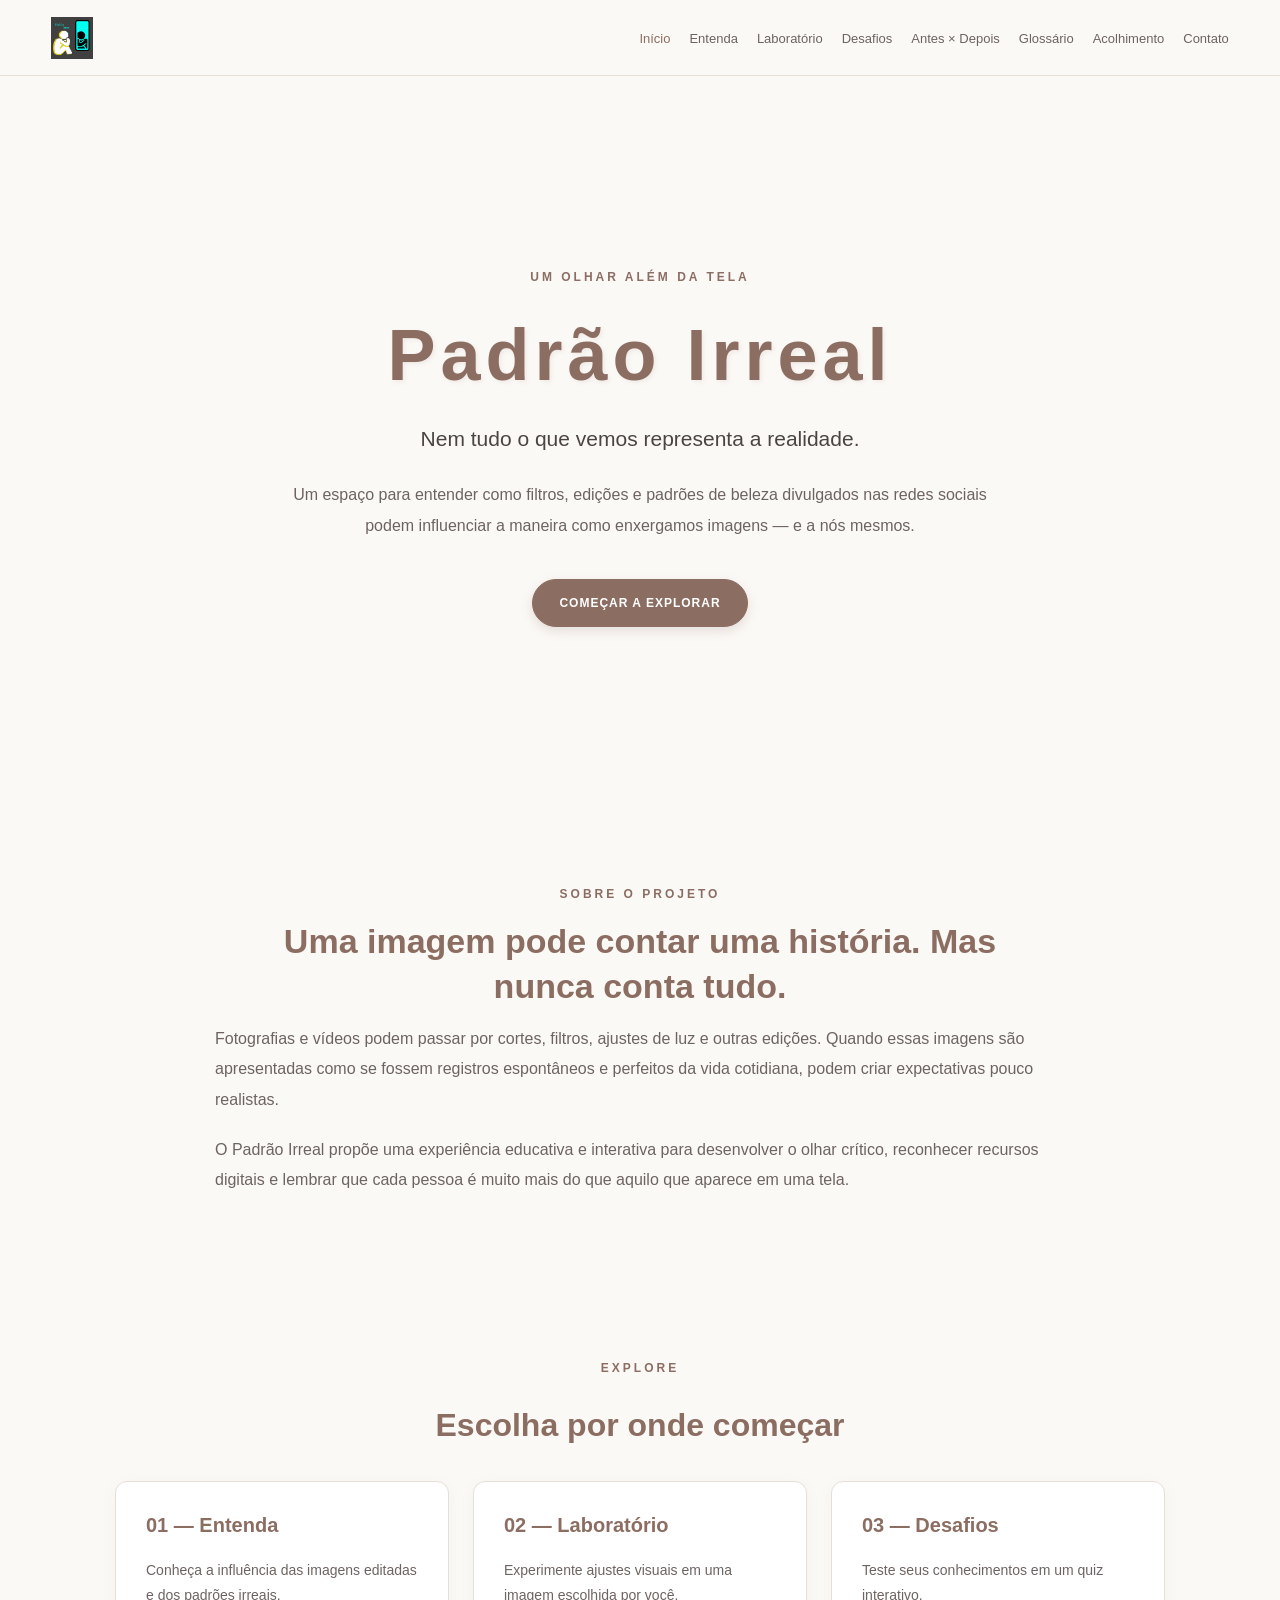
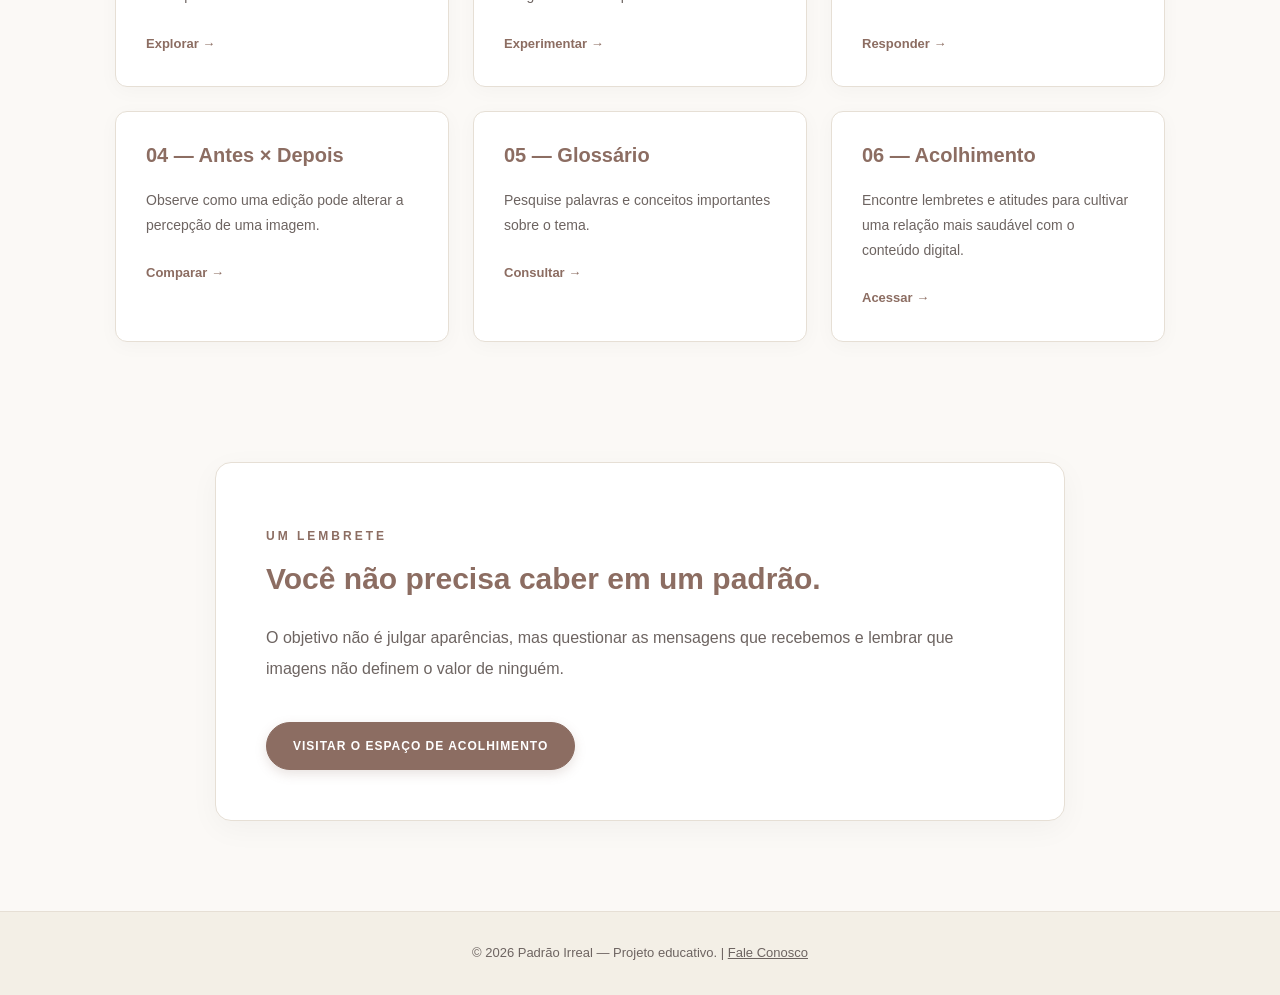
<file: index.html>
<!DOCTYPE html>
<html lang="pt-BR">
<head>
    <meta charset="UTF-8">
    <meta name="viewport" content="width=device-width, initial-scale=1.0">
    <meta name="description" content="Um espaço educativo sobre percepção visual, filtros digitais e padrões irreais nas redes sociais.">
    <title>Padrão Irreal | Início</title>
    <link rel="stylesheet" href="style.css">
</head>
<body>
    <a href="#conteudo-principal" class="skip-link">Pular para o conteúdo</a>
    
    <header class="fade-in">
        <nav aria-label="Navegação principal">
           <a class="logo" href="index.html">
    <img src="imagens/logo-padrão-irreal.jpg" alt="Padrão Irreal">
</a>
            <ul>
                <li><a href="index.html" class="active">Início</a></li>
                <li><a href="pages/distorcao.html">Entenda</a></li>
                <li><a href="pages/laboratorio.html">Laboratório</a></li>
                <li><a href="pages/desafios.html">Desafios</a></li>
                <li><a href="pages/comparacao.html">Antes × Depois</a></li>
                <li><a href="pages/glossario.html">Glossário</a></li>
                <li><a href="pages/acolhimento.html">Acolhimento</a></li>
                <li><a href="pages/contato.html">Contato</a></li>
            </ul>
        </nav>
    </header>

    <main id="conteudo-principal">
        <section class="hero float-animation">
            <p class="tag">UM OLHAR ALÉM DA TELA</p>
            <h1>Padrão Irreal</h1>
            <p class="subtitle">Nem tudo o que vemos representa a realidade.</p>
            <p class="intro">Um espaço para entender como filtros, edições e padrões de beleza divulgados nas redes sociais podem influenciar a maneira como enxergamos imagens — e a nós mesmos.</p>
            <a class="button-link" href="pages/distorcao.html">COMEÇAR A EXPLORAR</a>
        </section>

        <section class="about">
            <p class="tag">SOBRE O PROJETO</p>
            <h2>Uma imagem pode contar uma história. Mas nunca conta tudo.</h2>
            <p class="about-text">Fotografias e vídeos podem passar por cortes, filtros, ajustes de luz e outras edições. Quando essas imagens são apresentadas como se fossem registros espontâneos e perfeitos da vida cotidiana, podem criar expectativas pouco realistas.</p>
            <p class="about-text">O Padrão Irreal propõe uma experiência educativa e interativa para desenvolver o olhar crítico, reconhecer recursos digitais e lembrar que cada pessoa é muito mais do que aquilo que aparece em uma tela.</p>
        </section>

        <section class="explore-section">
            <p class="tag">EXPLORE</p>
            <h2>Escolha por onde começar</h2>
            <div class="explore-grid">
                <a class="info-card explore-card" href="pages/distorcao.html"><h3>01 — Entenda</h3><p>Conheça a influência das imagens editadas e dos padrões irreais.</p><span>Explorar →</span></a>
                <a class="info-card explore-card" href="pages/laboratorio.html"><h3>02 — Laboratório</h3><p>Experimente ajustes visuais em uma imagem escolhida por você.</p><span>Experimentar →</span></a>
                <a class="info-card explore-card" href="pages/desafios.html"><h3>03 — Desafios</h3><p>Teste seus conhecimentos em um quiz interativo.</p><span>Responder →</span></a>
                <a class="info-card explore-card" href="pages/comparacao.html"><h3>04 — Antes × Depois</h3><p>Observe como uma edição pode alterar a percepção de uma imagem.</p><span>Comparar →</span></a>
                <a class="info-card explore-card" href="pages/glossario.html"><h3>05 — Glossário</h3><p>Pesquise palavras e conceitos importantes sobre o tema.</p><span>Consultar →</span></a>
                <a class="info-card explore-card" href="pages/acolhimento.html"><h3>06 — Acolhimento</h3><p>Encontre lembretes e atitudes para cultivar uma relação mais saudável com o conteúdo digital.</p><span>Acessar →</span></a>
            </div>
        </section>

        <section class="support">
            <p class="tag">UM LEMBRETE</p>
            <h2>Você não precisa caber em um padrão.</h2>
            <p>O objetivo não é julgar aparências, mas questionar as mensagens que recebemos e lembrar que imagens não definem o valor de ninguém.</p>
            <a class="button-link" href="pages/acolhimento.html">VISITAR O ESPAÇO DE ACOLHIMENTO</a>
        </section>
    </main>

    <footer class="site-footer">
        <p>© 2026 Padrão Irreal — Projeto educativo. | <a href="pages/contato.html" style="color: inherit; text-decoration: underline;">Fale Conosco</a></p>
    </footer>
</body>
</html>
</file>
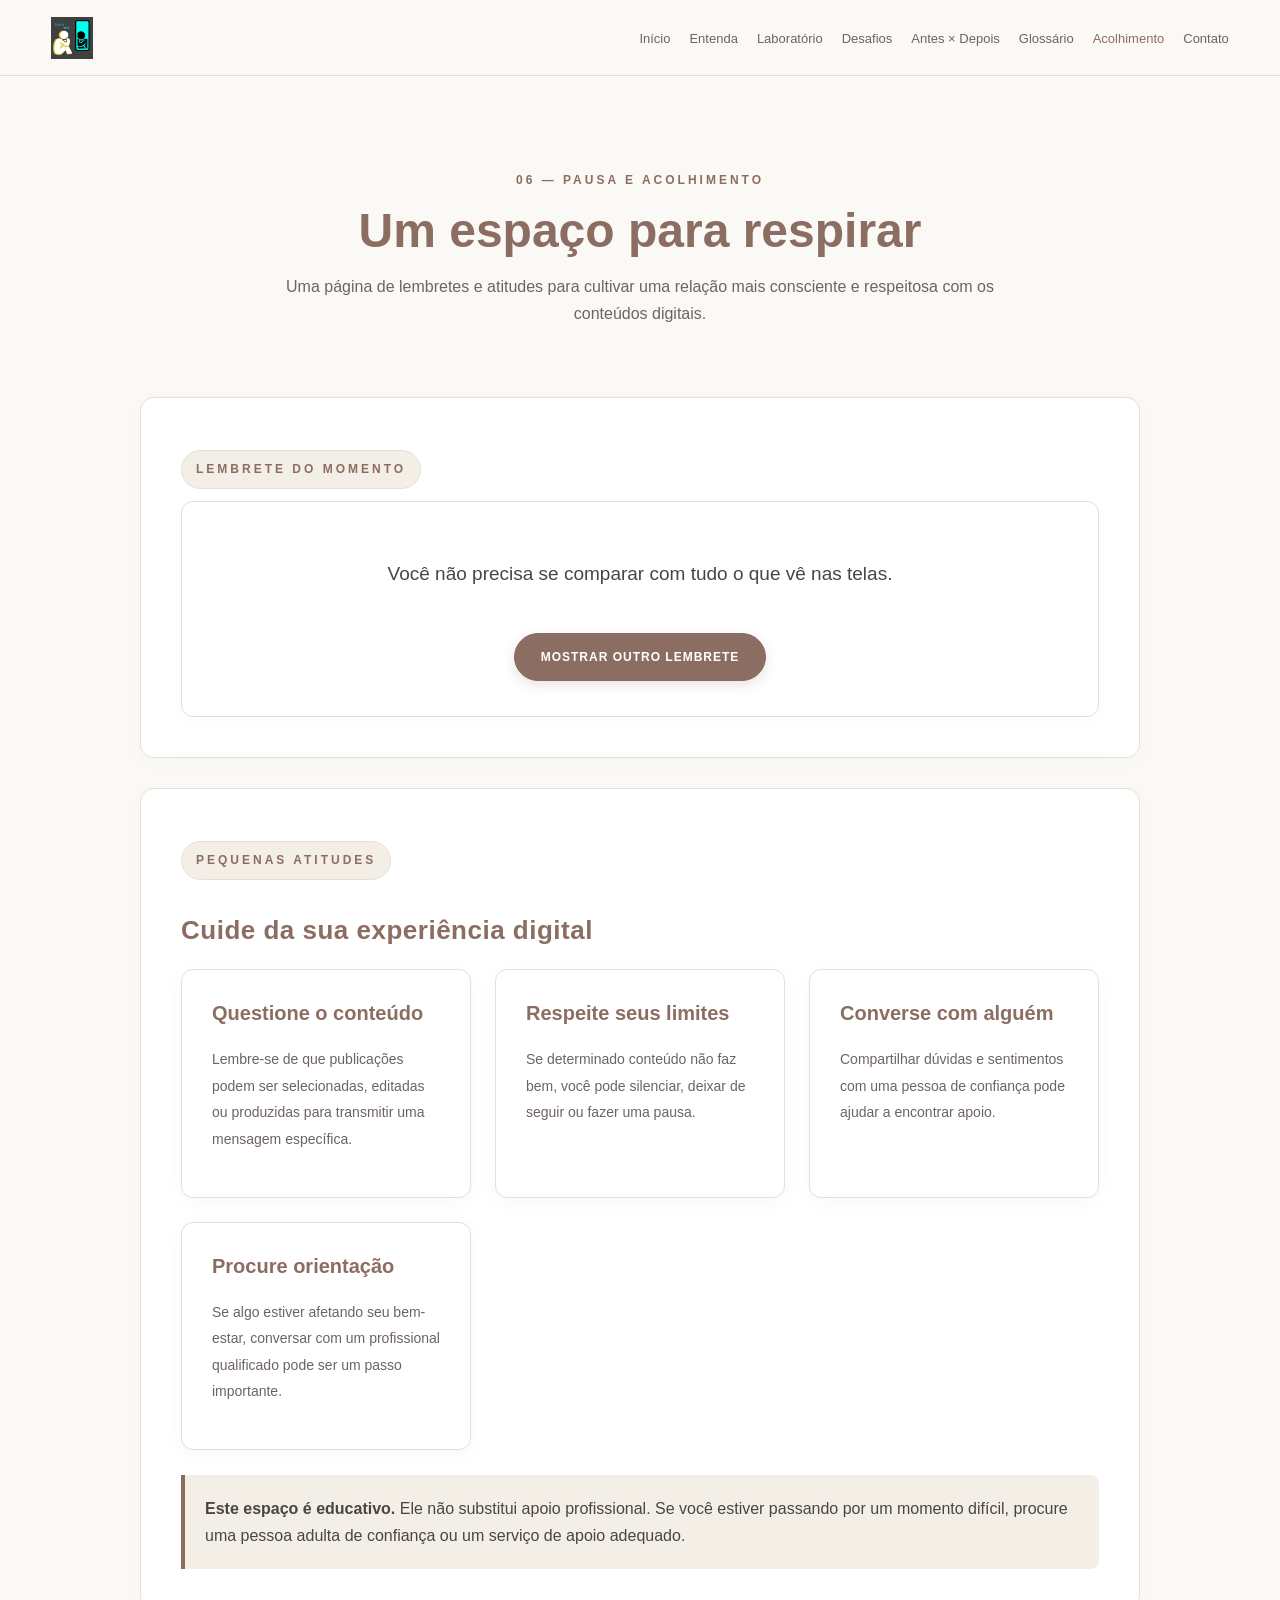
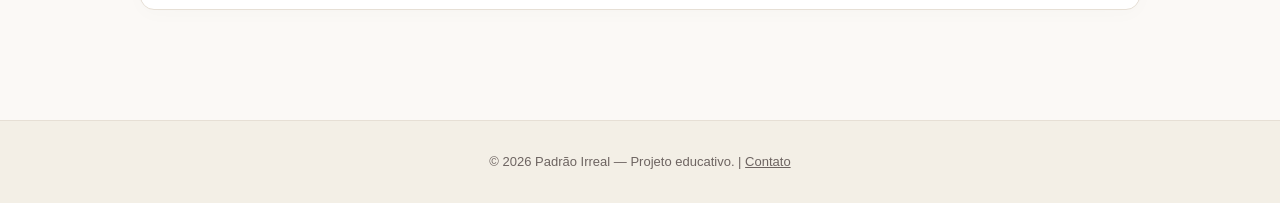
<file: pages/acolhimento.html>
<!DOCTYPE html>
<html lang="pt-BR">
<head>
    <meta charset="UTF-8">
    <meta name="viewport" content="width=device-width, initial-scale=1.0">
    <meta name="description" content="Padrão Irreal: conteúdo educativo sobre imagens, filtros e percepção.">
    <title>Acolhimento | Padrão Irreal</title>
    <link rel="stylesheet" href="../style.css">
</head>
<body>
    <a href="#conteudo-principal" class="skip-link">Pular para o conteúdo</a>
    
    <header>
        <nav aria-label="Navegação principal">
            <a class="logo" href="../index.html">
    <img src="../imagens/logo-padrão-irreal.jpg" alt="Padrão Irreal">
</a>
            <ul>
                <li><a href="../index.html">Início</a></li>
                <li><a href="distorcao.html">Entenda</a></li>
                <li><a href="laboratorio.html">Laboratório</a></li>
                <li><a href="desafios.html">Desafios</a></li>
                <li><a href="comparacao.html">Antes × Depois</a></li>
                <li><a href="glossario.html">Glossário</a></li>
                <li><a href="acolhimento.html" class="active">Acolhimento</a></li>
                <li><a href="contato.html">Contato</a></li>
            </ul>
        </nav>
    </header>

    <main id="conteudo-principal" class="inner-page">
        <section class="inner-hero">
            <p class="tag">06 — PAUSA E ACOLHIMENTO</p>
            <h1>Um espaço para respirar</h1>
            <p>Uma página de lembretes e atitudes para cultivar uma relação mais consciente e respeitosa com os conteúdos digitais.</p>
        </section>

        <section class="content-panel" id="espaco-acolhimento">
            <p class="tag">LEMBRETE DO MOMENTO</p>
            <div class="welcome-message">
                <p id="mensagem-acolhimento" aria-live="polite">Você não precisa se comparar com tudo o que vê nas telas.</p>
                <button type="button" id="nova-mensagem">MOSTRAR OUTRO LEMBRETE</button>
            </div>
        </section>

        <section class="content-panel">
            <p class="tag">PEQUENAS ATITUDES</p>
            <h2>Cuide da sua experiência digital</h2>
            <div class="care-grid">
                <article class="info-card">
                    <h3>Questione o conteúdo</h3>
                    <p>Lembre-se de que publicações podem ser selecionadas, editadas ou produzidas para transmitir uma mensagem específica.</p>
                </article>
                <article class="info-card">
                    <h3>Respeite seus limites</h3>
                    <p>Se determinado conteúdo não faz bem, você pode silenciar, deixar de seguir ou fazer uma pausa.</p>
                </article>
                <article class="info-card">
                    <h3>Converse com alguém</h3>
                    <p>Compartilhar dúvidas e sentimentos com uma pessoa de confiança pode ajudar a encontrar apoio.</p>
                </article>
                <article class="info-card">
                    <h3>Procure orientação</h3>
                    <p>Se algo estiver afetando seu bem-estar, conversar com um profissional qualificado pode ser um passo importante.</p>
                </article>
            </div>
            <div class="note">
                <strong>Este espaço é educativo.</strong> Ele não substitui apoio profissional. Se você estiver passando por um momento difícil, procure uma pessoa adulta de confiança ou um serviço de apoio adequado.
            </div>
        </section>
    </main>

    <footer class="site-footer">
        <p>© 2026 Padrão Irreal — Projeto educativo. | <a href="contato.html" style="color: inherit; text-decoration: underline;">Contato</a></p>
    </footer>

    <script src="../acolhimento.js"></script>
</body>
</html>
</file>
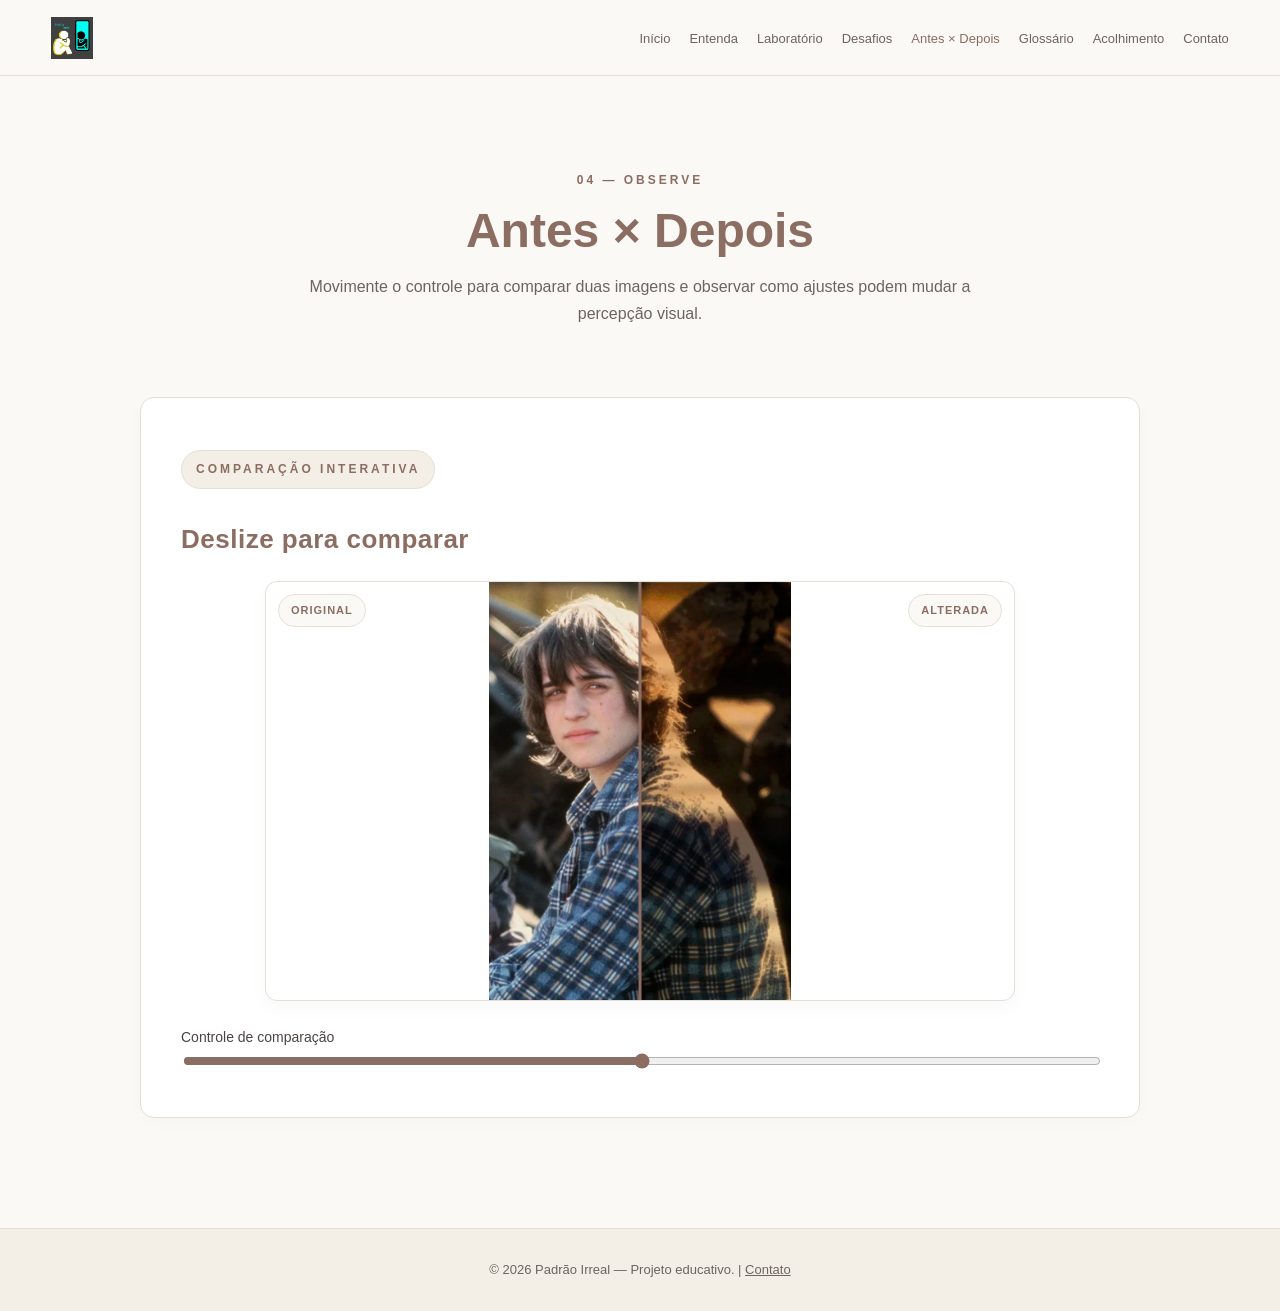
<file: pages/comparacao.html>
<!DOCTYPE html>
<html lang="pt-BR">
<head>
    <meta charset="UTF-8">
    <meta name="viewport" content="width=device-width, initial-scale=1.0">
    <meta name="description" content="Padrão Irreal: conteúdo educativo sobre imagens, filtros e percepção.">
    <title>Antes e depois | Padrão Irreal</title>
    <link rel="stylesheet" href="../style.css">
</head>
<body>
    <a href="#conteudo-principal" class="skip-link">Pular para o conteúdo</a>
    
    <header>
        <nav aria-label="Navegação principal">
           <a class="logo" href="../index.html">
    <img src="../imagens/logo-padrão-irreal.jpg" alt="Padrão Irreal">
</a>
            <ul>
                <li><a href="../index.html">Início</a></li>
                <li><a href="distorcao.html">Entenda</a></li>
                <li><a href="laboratorio.html">Laboratório</a></li>
                <li><a href="desafios.html">Desafios</a></li>
                <li><a href="comparacao.html" class="active">Antes × Depois</a></li>
                <li><a href="glossario.html">Glossário</a></li>
                <li><a href="acolhimento.html">Acolhimento</a></li>
                <li><a href="contato.html">Contato</a></li>
            </ul>
        </nav>
    </header>

    <main id="conteudo-principal" class="inner-page">
        <section class="inner-hero">
            <p class="tag">04 — OBSERVE</p>
            <h1>Antes × Depois</h1>
            <p>Movimente o controle para comparar duas imagens e observar como ajustes podem mudar a percepção visual.</p>
        </section>

        <section class="content-panel">
            <p class="tag">COMPARAÇÃO INTERATIVA</p>
            <h2>Deslize para comparar</h2>
            
            <div class="comparison-container">
                <span class="comparison-label original">ORIGINAL</span>
                <span class="comparison-label alterada">ALTERADA</span>
                <!-- Certifique-se de que a pasta 'imagens' existe na raiz do projeto com esses arquivos -->
                <img src="../imagens/imagem-original.jpg" alt="Imagem original para comparação">
                <img src="../imagens/imagem-alterada.jpg" id="imagem-alterada" alt="Versão alterada da imagem para comparação">
            </div>

            <label for="controle-comparacao" style="display: block; margin-top: 15px; font-weight: 500; font-size: 14px;">Controle de comparação</label>
            <input type="range" id="controle-comparacao" min="0" max="100" value="50">
        </section>
    </main>

    <footer class="site-footer">
        <p>© 2026 Padrão Irreal — Projeto educativo. | <a href="contato.html" style="color: inherit; text-decoration: underline;">Contato</a></p>
    </footer>

    <script src="../script.js"></script>
</body>
</html>
</file>
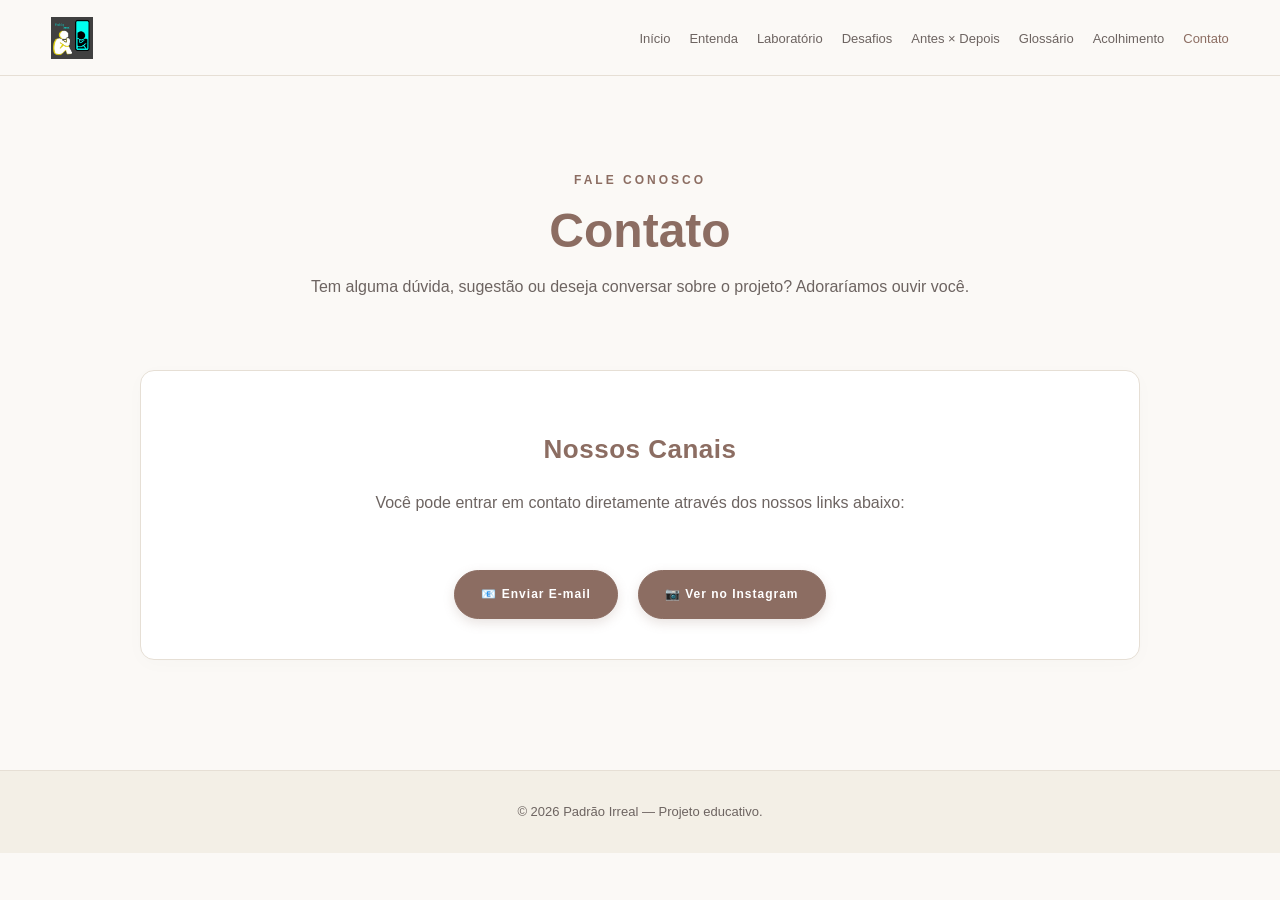
<file: pages/contato.html>
<!DOCTYPE html>
<html lang="pt-BR">
<head>
    <meta charset="UTF-8">
    <meta name="viewport" content="width=device-width, initial-scale=1.0">
    <meta name="description" content="Entre em contato com o projeto Padrão Irreal.">
    <title>Padrão Irreal | Contato</title>
    <!-- Ajuste o caminho do CSS caso esteja na pasta pages/ -->
    <link rel="stylesheet" href="../style.css">
</head>
<body>
    <a href="#conteudo-principal" class="skip-link">Pular para o conteúdo</a>
    
    <header>
        <nav aria-label="Navegação principal">
             <a class="logo" href="../index.html">
    <img src="../imagens/logo-padrão-irreal.jpg" alt="Padrão Irreal">
</a>
            <ul>
                <li><a href="../index.html">Início</a></li>
                <li><a href="distorcao.html">Entenda</a></li>
                <li><a href="laboratorio.html">Laboratório</a></li>
                <li><a href="desafios.html">Desafios</a></li>
                <li><a href="comparacao.html">Antes × Depois</a></li>
                <li><a href="glossario.html">Glossário</a></li>
                <li><a href="acolhimento.html">Acolhimento</a></li>
                <li><a href="contato.html" class="active">Contato</a></li>
            </ul>
        </nav>
    </header>

    <main id="conteudo-principal" class="inner-page">
        <section class="inner-hero">
            <p class="tag">FALE CONOSCO</p>
            <h1>Contato</h1>
            <p>Tem alguma dúvida, sugestão ou deseja conversar sobre o projeto? Adoraríamos ouvir você.</p>
        </section>

        <section class="content-panel" style="text-align: center;">
            <h2>Nossos Canais</h2>
            <p style="margin-bottom: 30px;">Você pode entrar em contato diretamente através dos nossos links abaixo:</p>
            
            <div style="display: flex; justify-content: center; gap: 20px; flex-wrap: wrap; margin-top: 20px;">
                <!-- Substitua 'seuemail@email.com' pelo seu e-mail real -->
                <a href="mailto:padraoirrealsenac@gmail.com" class="button-link" style="text-decoration: none;">
                    📧 Enviar E-mail
                </a>
                
                <!-- Substitua 'seuinstagram' pelo seu usuário real do Instagram -->
                <a href="https://www.instagram.com/padraoirrealsenac/" target="_blank" rel="noopener noreferrer" class="button-link" style="text-decoration: none;">
                    📷 Ver no Instagram
                </a>
            </div>
        </section>
    </main>

    <footer class="site-footer">
        <p>© 2026 Padrão Irreal — Projeto educativo.</p>
    </footer>
</body>
</html>
</file>
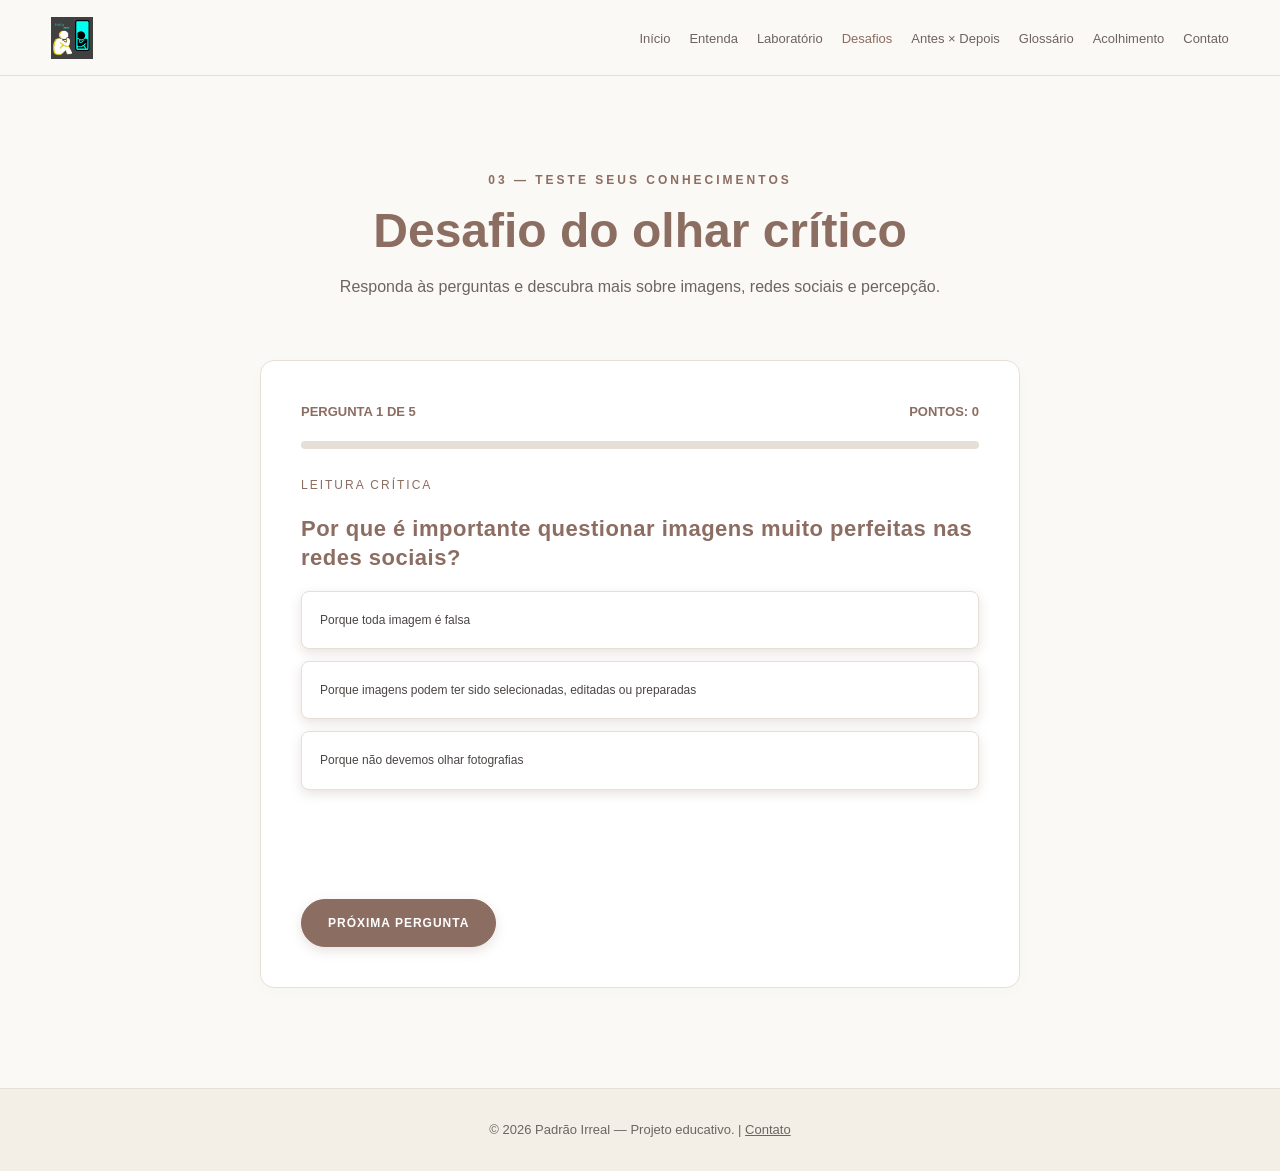
<file: pages/desafios.html>
<!DOCTYPE html>
<html lang="pt-BR">
<head>
    <meta charset="UTF-8">
    <meta name="viewport" content="width=device-width, initial-scale=1.0">
    <meta name="description" content="Padrão Irreal: conteúdo educativo sobre imagens, filtros e percepção.">
    <title>Desafios | Padrão Irreal</title>
    <link rel="stylesheet" href="../style.css">
</head>
<body>
    <a href="#conteudo-principal" class="skip-link">Pular para o conteúdo</a>
    
    <header>
        <nav aria-label="Navegação principal">
             <a class="logo" href="../index.html">
    <img src="../imagens/logo-padrão-irreal.jpg" alt="Padrão Irreal">
</a>
            <ul>
                <li><a href="../index.html">Início</a></li>
                <li><a href="distorcao.html">Entenda</a></li>
                <li><a href="laboratorio.html">Laboratório</a></li>
                <li><a href="desafios.html" class="active">Desafios</a></li>
                <li><a href="comparacao.html">Antes × Depois</a></li>
                <li><a href="glossario.html">Glossário</a></li>
                <li><a href="acolhimento.html">Acolhimento</a></li>
                <li><a href="contato.html">Contato</a></li>
            </ul>
        </nav>
    </header>

    <main id="conteudo-principal" class="inner-page">
        <section class="inner-hero">
            <p class="tag">03 — TESTE SEUS CONHECIMENTOS</p>
            <h1>Desafio do olhar crítico</h1>
            <p>Responda às perguntas e descubra mais sobre imagens, redes sociais e percepção.</p>
        </section>

        <section class="content-panel quiz-box" id="quiz-container">
            <div class="quiz-top">
                <span id="numero-pergunta">PERGUNTA 1</span>
                <span id="pontuacao-atual">PONTOS: 0</span>
            </div>
            <div class="progress-track"><div id="barra-progresso"></div></div>
            <p id="categoria-pergunta"></p>
            <h2 id="texto-pergunta"></h2>
            <div id="alternativas-quiz"></div>
            <p id="resultado-quiz" aria-live="polite"></p>
            <button type="button" id="botao-continuar" hidden>PRÓXIMA PERGUNTA</button>
        </section>

        <section class="content-panel" id="tela-final-quiz" hidden>
            <p class="tag">DESAFIO CONCLUÍDO</p>
            <h2>Sua pontuação: <span id="pontuacao-final"></span></h2>
            <p id="mensagem-final"></p>
            <button type="button" id="reiniciar-quiz">JOGAR NOVAMENTE</button>
        </section>
    </main>

    <footer class="site-footer">
        <p>© 2026 Padrão Irreal — Projeto educativo. | <a href="contato.html" style="color: inherit; text-decoration: underline;">Contato</a></p>
    </footer>

    <script src="../script.js"></script>
</body>
</html>
</file>
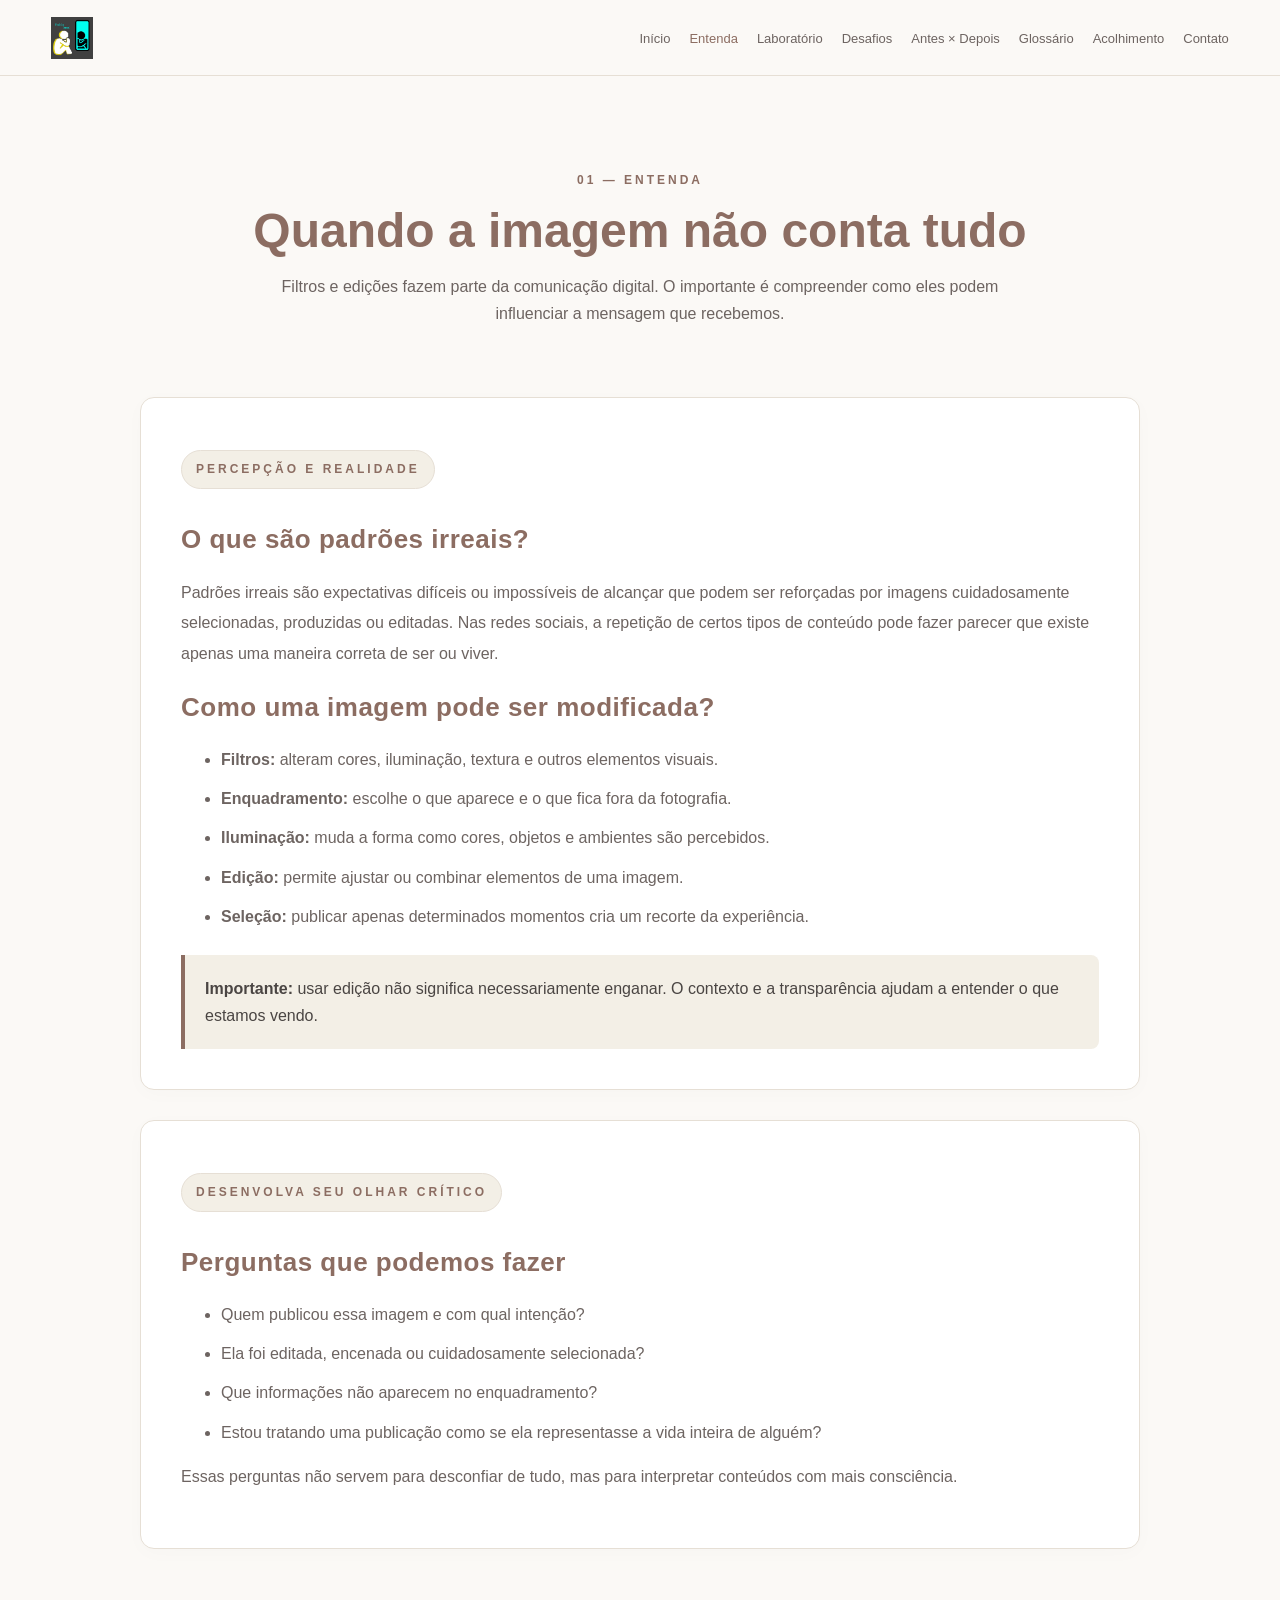
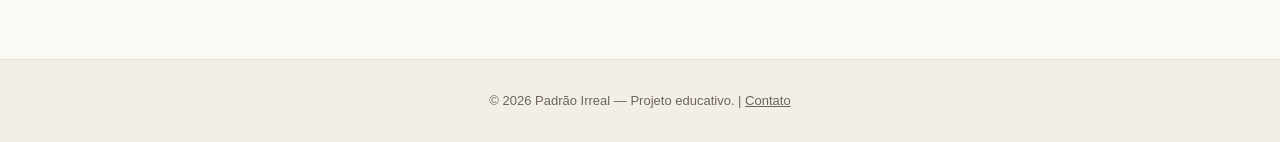
<file: pages/distorcao.html>
<!DOCTYPE html>
<html lang="pt-BR">
<head>
    <meta charset="UTF-8">
    <meta name="viewport" content="width=device-width, initial-scale=1.0">
    <meta name="description" content="Padrão Irreal: conteúdo educativo sobre imagens, filtros e percepção.">
    <title>Entenda a distorção | Padrão Irreal</title>
    <link rel="stylesheet" href="../style.css">
</head>
<body>
    <a href="#conteudo-principal" class="skip-link">Pular para o conteúdo</a>
    
    <header>
        <nav aria-label="Navegação principal">
           <a class="logo" href="../index.html">
    <img src="../imagens/logo-padrão-irreal.jpg" alt="Padrão Irreal">
</a>
            <ul>
                <li><a href="../index.html">Início</a></li>
                <li><a href="distorcao.html" class="active">Entenda</a></li>
                <li><a href="laboratorio.html">Laboratório</a></li>
                <li><a href="desafios.html">Desafios</a></li>
                <li><a href="comparacao.html">Antes × Depois</a></li>
                <li><a href="glossario.html">Glossário</a></li>
                <li><a href="acolhimento.html">Acolhimento</a></li>
                <li><a href="contato.html">Contato</a></li>
            </ul>
        </nav>
    </header>

    <main id="conteudo-principal" class="inner-page">
        <section class="inner-hero">
            <p class="tag">01 — ENTENDA</p>
            <h1>Quando a imagem não conta tudo</h1>
            <p>Filtros e edições fazem parte da comunicação digital. O importante é compreender como eles podem influenciar a mensagem que recebemos.</p>
        </section>

        <section class="content-panel">
            <p class="tag">PERCEPÇÃO E REALIDADE</p>
            <h2>O que são padrões irreais?</h2>
            <p>Padrões irreais são expectativas difíceis ou impossíveis de alcançar que podem ser reforçadas por imagens cuidadosamente selecionadas, produzidas ou editadas. Nas redes sociais, a repetição de certos tipos de conteúdo pode fazer parecer que existe apenas uma maneira correta de ser ou viver.</p>
            
            <h2>Como uma imagem pode ser modificada?</h2>
            <ul class="question-list">
                <li><strong>Filtros:</strong> alteram cores, iluminação, textura e outros elementos visuais.</li>
                <li><strong>Enquadramento:</strong> escolhe o que aparece e o que fica fora da fotografia.</li>
                <li><strong>Iluminação:</strong> muda a forma como cores, objetos e ambientes são percebidos.</li>
                <li><strong>Edição:</strong> permite ajustar ou combinar elementos de uma imagem.</li>
                <li><strong>Seleção:</strong> publicar apenas determinados momentos cria um recorte da experiência.</li>
            </ul>
            <div class="note"><strong>Importante:</strong> usar edição não significa necessariamente enganar. O contexto e a transparência ajudam a entender o que estamos vendo.</div>
        </section>

        <section class="content-panel">
            <p class="tag">DESENVOLVA SEU OLHAR CRÍTICO</p>
            <h2>Perguntas que podemos fazer</h2>
            <ul class="question-list">
                <li>Quem publicou essa imagem e com qual intenção?</li>
                <li>Ela foi editada, encenada ou cuidadosamente selecionada?</li>
                <li>Que informações não aparecem no enquadramento?</li>
                <li>Estou tratando uma publicação como se ela representasse a vida inteira de alguém?</li>
            </ul>
            <p>Essas perguntas não servem para desconfiar de tudo, mas para interpretar conteúdos com mais consciência.</p>
        </section>
    </main>

    <footer class="site-footer">
        <p>© 2026 Padrão Irreal — Projeto educativo. | <a href="contato.html" style="color: inherit; text-decoration: underline;">Contato</a></p>
    </footer>
</body>
</html>
</file>
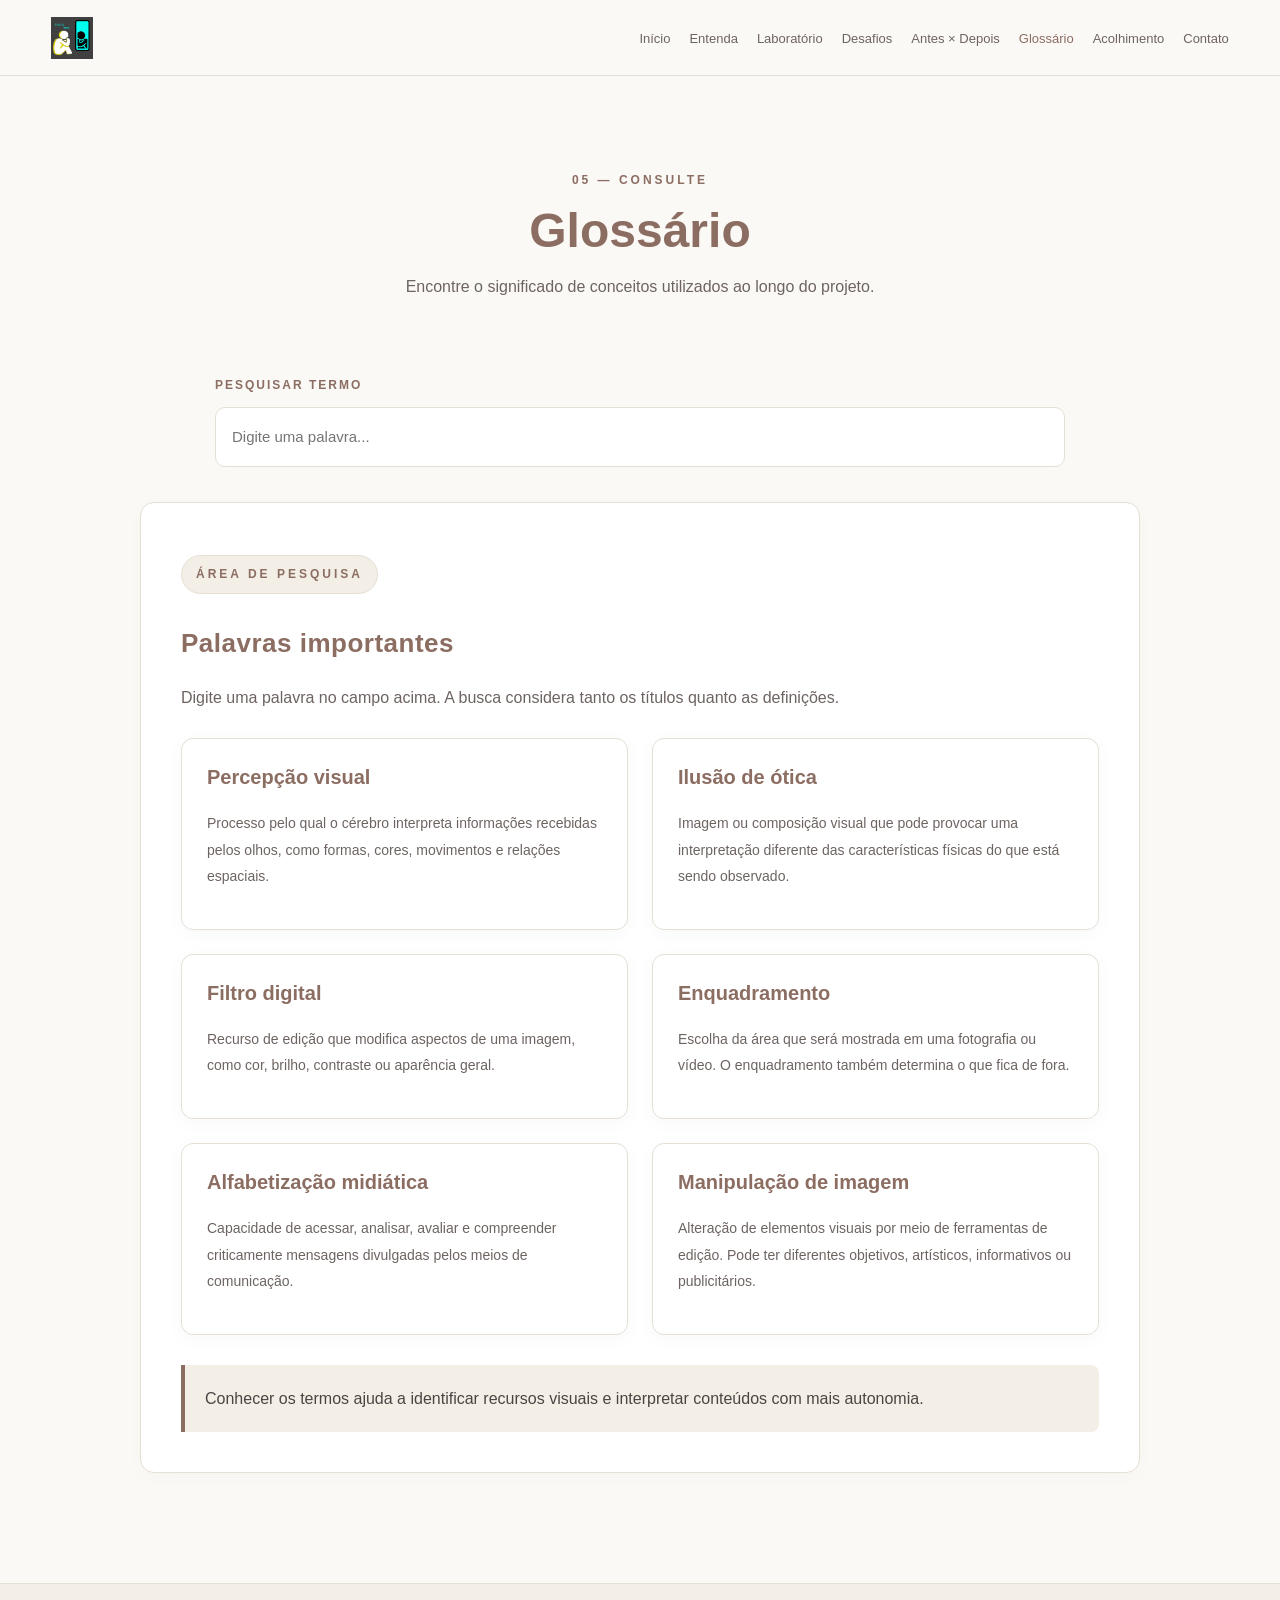
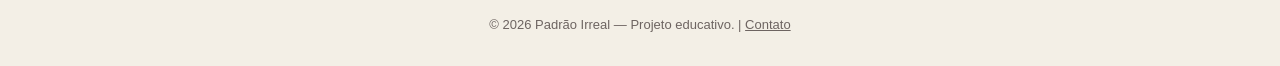
<file: pages/glossario.html>
<!DOCTYPE html>
<html lang="pt-BR">
<head>
    <meta charset="UTF-8">
    <meta name="viewport" content="width=device-width, initial-scale=1.0">
    <meta name="description" content="Padrão Irreal: conteúdo educativo sobre imagens, filtros e percepção.">
    <title>Glossário | Padrão Irreal</title>
    <link rel="stylesheet" href="../style.css">
</head>
<body>
    <a href="#conteudo-principal" class="skip-link">Pular para o conteúdo</a>
    
    <header>
        <nav aria-label="Navegação principal">
             <a class="logo" href="../index.html">
    <img src="../imagens/logo-padrão-irreal.jpg" alt="Padrão Irreal">
</a>
            <ul>
                <li><a href="../index.html">Início</a></li>
                <li><a href="distorcao.html">Entenda</a></li>
                <li><a href="laboratorio.html">Laboratório</a></li>
                <li><a href="desafios.html">Desafios</a></li>
                <li><a href="comparacao.html">Antes × Depois</a></li>
                <li><a href="glossario.html" class="active">Glossário</a></li>
                <li><a href="acolhimento.html">Acolhimento</a></li>
                <li><a href="contato.html">Contato</a></li>
            </ul>
        </nav>
    </header>

    <main id="conteudo-principal" class="inner-page">
        <section class="inner-hero">
            <p class="tag">05 — CONSULTE</p>
            <h1>Glossário</h1>
            <p>Encontre o significado de conceitos utilizados ao longo do projeto.</p>
        </section>

        <div class="glossary-search">
            <label for="pesquisa-glossario">PESQUISAR TERMO</label>
            <input type="text" id="pesquisa-glossario" placeholder="Digite uma palavra..." autocomplete="off">
        </div>
        
        <p id="mensagem-pesquisa" aria-live="polite"></p>

        <section class="content-panel" id="termos">
            <p class="tag">ÁREA DE PESQUISA</p>
            <h2>Palavras importantes</h2>
            <p style="margin-bottom: 25px;">Digite uma palavra no campo acima. A busca considera tanto os títulos quanto as definições.</p>
            
            <div class="glossary-list">
                <article class="info-card glossary-item">
                    <h3>Percepção visual</h3>
                    <p>Processo pelo qual o cérebro interpreta informações recebidas pelos olhos, como formas, cores, movimentos e relações espaciais.</p>
                </article>
                <article class="info-card glossary-item">
                    <h3>Ilusão de ótica</h3>
                    <p>Imagem ou composição visual que pode provocar uma interpretação diferente das características físicas do que está sendo observado.</p>
                </article>
                <article class="info-card glossary-item">
                    <h3>Filtro digital</h3>
                    <p>Recurso de edição que modifica aspectos de uma imagem, como cor, brilho, contraste ou aparência geral.</p>
                </article>
                <article class="info-card glossary-item">
                    <h3>Enquadramento</h3>
                    <p>Escolha da área que será mostrada em uma fotografia ou vídeo. O enquadramento também determina o que fica de fora.</p>
                </article>
                <article class="info-card glossary-item">
                    <h3>Alfabetização midiática</h3>
                    <p>Capacidade de acessar, analisar, avaliar e compreender criticamente mensagens divulgadas pelos meios de comunicação.</p>
                </article>
                <article class="info-card glossary-item">
                    <h3>Manipulação de imagem</h3>
                    <p>Alteração de elementos visuais por meio de ferramentas de edição. Pode ter diferentes objetivos, artísticos, informativos ou publicitários.</p>
                </article>
            </div>

            <div class="note" style="margin-top: 30px;">
                Conhecer os termos ajuda a identificar recursos visuais e interpretar conteúdos com mais autonomia.
            </div>
        </section>
    </main>

    <footer class="site-footer">
        <p>© 2026 Padrão Irreal — Projeto educativo. | <a href="contato.html" style="color: inherit; text-decoration: underline;">Contato</a></p>
    </footer>

    <script src="../glossario.js"></script>
</body>
</html>
</file>
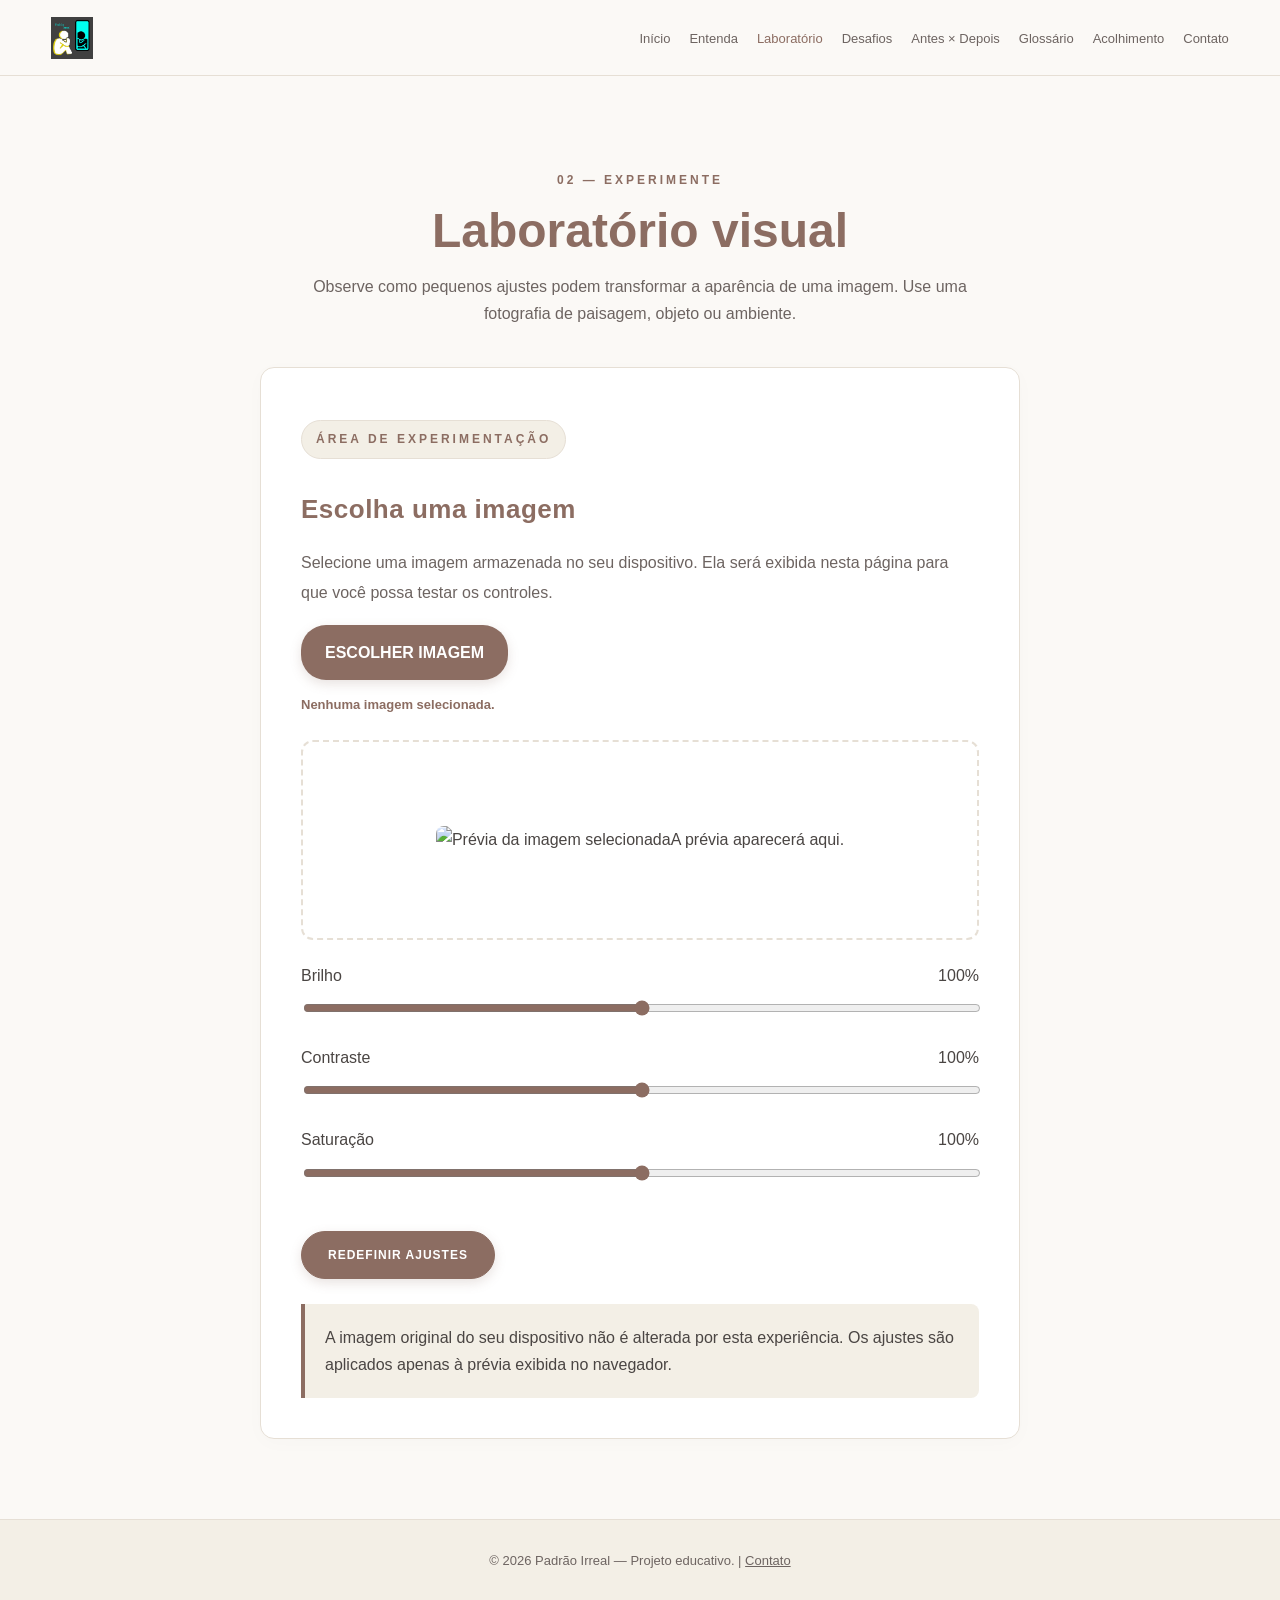
<file: pages/laboratorio.html>
<!DOCTYPE html>
<html lang="pt-BR">
<head>
    <meta charset="UTF-8">
    <meta name="viewport" content="width=device-width, initial-scale=1.0">
    <meta name="description" content="Padrão Irreal: conteúdo educativo sobre imagens, filtros e percepção.">
    <title>Laboratório visual | Padrão Irreal</title>
    <link rel="stylesheet" href="../style.css">
</head>
<body>
    <a href="#conteudo-principal" class="skip-link">Pular para o conteúdo</a>
    
    <header>
        <nav aria-label="Navegação principal">
             <a class="logo" href="../index.html">
    <img src="../imagens/logo-padrão-irreal.jpg" alt="Padrão Irreal">
</a>
            <ul>
                <li><a href="../index.html">Início</a></li>
                <li><a href="distorcao.html">Entenda</a></li>
                <li><a href="laboratorio.html" class="active">Laboratório</a></li>
                <li><a href="desafios.html">Desafios</a></li>
                <li><a href="comparacao.html">Antes × Depois</a></li>
                <li><a href="glossario.html">Glossário</a></li>
                <li><a href="acolhimento.html">Acolhimento</a></li>
                <li><a href="contato.html">Contato</a></li>
            </ul>
        </nav>
    </header>

    <main id="conteudo-principal" class="inner-page">
        <section class="inner-hero">
            <p class="tag">02 — EXPERIMENTE</p>
            <h1>Laboratório visual</h1>
            <p>Observe como pequenos ajustes podem transformar a aparência de uma imagem. Use uma fotografia de paisagem, objeto ou ambiente.</p>
        </section>

        <section class="content-panel visual-lab">
            <p class="tag">ÁREA DE EXPERIMENTAÇÃO</p>
            <h2>Escolha uma imagem</h2>
            <p>Selecione uma imagem armazenada no seu dispositivo. Ela será exibida nesta página para que você possa testar os controles.</p>
            
            <label class="upload-label" for="imagem-upload">ESCOLHER IMAGEM</label>
            <input type="file" id="imagem-upload" accept="image/*">
            <p id="mensagem-laboratorio" aria-live="polite">Nenhuma imagem selecionada.</p>
            
            <div class="image-preview">
                <img id="imagem-preview" alt="Prévia da imagem selecionada" hidden>
                <span id="texto-preview">A prévia aparecerá aqui.</span>
            </div>

            <div class="control-group">
                <label for="brilho">Brilho <span id="valor-brilho">100%</span></label>
                <input type="range" id="brilho" min="50" max="150" value="100">
            </div>

            <div class="control-group">
                <label for="contraste">Contraste <span id="valor-contraste">100%</span></label>
                <input type="range" id="contraste" min="50" max="150" value="100">
            </div>

            <div class="control-group">
                <label for="saturacao">Saturação <span id="valor-saturacao">100%</span></label>
                <input type="range" id="saturacao" min="0" max="200" value="100">
            </div>

            <button type="button" id="resetar-filtros">REDEFINIR AJUSTES</button>
            
            <div class="note" style="margin-top: 25px;">
                A imagem original do seu dispositivo não é alterada por esta experiência. Os ajustes são aplicados apenas à prévia exibida no navegador.
            </div>
        </section>
    </main>

    <footer class="site-footer">
        <p>© 2026 Padrão Irreal — Projeto educativo. | <a href="contato.html" style="color: inherit; text-decoration: underline;">Contato</a></p>
    </footer>

    <script src="../laboratorio.js"></script>
</body>
</html>
</file>
<file: style.css>
/* IDENTIDADE VISUAL - CORES ACOLHEDORAS E CLARAS */
:root {
    --cor-fundo: #fbf9f6;          /* Fundo marfim/areia bem claro e suave */
    --cor-cartao: #ffffff;         /* Cartões em branco puro para contraste limpo */
    --cor-cartao-escuro: #f3efe6;  /* Tom de apoio acolhedor e levemente mais quente */
    --cor-destaque: #8c6d62;       /* Tom terroso suave e elegante (marrom acolhedor) */
    --cor-destaque-claro: #d7ccc8; /* Tom pastel secundário para detalhes */
    --cor-texto: #4a4543;          /* Texto principal escuro mas suave (não agride os olhos) */
    --cor-texto-secundario: #6d6461;/* Texto secundário legível e acolhedor */
    --cor-borda: #e6dfd5;          /* Bordas delicadas e discretas */
    --fonte-principal: Arial, sans-serif;
    --raio-padrao: 12px;
    --transicao-padrao: 0.4s cubic-bezier(0.16, 1, 0.3, 1);
}

* { box-sizing: border-box; }
html { scroll-behavior: smooth; }

body {
    margin: 0;
    padding-top: 85px;
    background: var(--cor-fundo);
    color: var(--cor-texto);
    font-family: var(--fonte-principal);
    line-height: 1.7;
    animation: fadeIn 0.8s ease-out;
}

@keyframes fadeIn {
    from { opacity: 0; transform: translateY(6px); }
    to { opacity: 1; transform: translateY(0); }
}

a { color: var(--cor-texto); text-decoration: none; transition: color var(--transicao-padrao); }
a:hover { color: var(--cor-destaque); }
button, input { font: inherit; }
h1, h2, h3 { line-height: 1.3; color: var(--cor-destaque); }
p { color: var(--cor-texto-secundario); }

/* ACESSIBILIDADE */
.skip-link {
    position: absolute; top: -100px; left: 15px; z-index: 2000;
    padding: 12px 18px; background: var(--cor-destaque); color: #fff;
    border-radius: 5px; font-weight: bold;
}
.skip-link:focus { top: 15px; }
a:focus-visible, button:focus-visible, input:focus-visible {
    outline: 3px solid var(--cor-destaque); outline-offset: 4px;
}

/* CABEÇALHO E MENU */
header {
    position: fixed; top: 0; left: 0; width: 100%; z-index: 1000;
    background: rgba(251, 249, 246, 0.92);
    border-bottom: 1px solid var(--cor-borda);
    backdrop-filter: blur(12px);
    transition: all var(--transicao-padrao);
}
nav {
    width: 92%; max-width: 1250px; min-height: 75px; margin: auto;
    display: flex; justify-content: space-between; align-items: center;
    gap: 18px; flex-wrap: wrap; padding: 12px 0;
}
.logo { color: var(--cor-destaque); font-size: 18px; font-weight: bold; letter-spacing: 2px; white-space: nowrap; }
nav ul {
    display: flex; align-items: center; justify-content: center; flex-wrap: wrap;
    gap: 12px 19px; list-style: none; padding: 0; margin: 0;
}
nav li a { font-size: 13px; font-weight: 500; color: var(--cor-texto-secundario); transition: color 0.3s; }
nav li a:hover, nav li a:focus-visible, nav li a.active { color: var(--cor-destaque); }

/* ELEMENTOS GERAIS & ANIMAÇÕES */
.tag { color: var(--cor-destaque); font-size: 12px; letter-spacing: 3px; font-weight: bold; text-transform: uppercase; }

.hero {
    min-height: 78vh; display: flex; flex-direction: column;
    justify-content: center; align-items: center; text-align: center;
    padding: 70px 20px 60px;
    animation: floatHero 6s ease-in-out infinite alternate;
}

@keyframes floatHero {
    0% { transform: translateY(0); }
    100% { transform: translateY(-6px); }
}

.hero h1 { margin: 10px 0; font-size: clamp(42px, 8vw, 72px); letter-spacing: 5px; color: var(--cor-destaque); text-shadow: 2px 2px 4px rgba(140, 109, 98, 0.1); }
.subtitle { font-size: 21px; margin: 8px 0; color: var(--cor-texto); font-weight: 500; }
.intro { max-width: 700px; font-size: 16px; line-height: 1.9; }

button, .button-link {
    display: inline-block; margin-top: 22px; padding: 13px 26px;
    background: var(--cor-destaque); color: #fff;
    border: 1px solid var(--cor-destaque); border-radius: 25px;
    cursor: pointer; letter-spacing: 1px; font-size: 12px; font-weight: bold;
    box-shadow: 0 4px 12px rgba(140, 109, 98, 0.2);
    transition: background-color var(--transicao-padrao), color var(--transicao-padrao), transform var(--transicao-padrao), box-shadow var(--transicao-padrao);
}
button:hover, .button-link:hover { background: #73554b; border-color: #73554b; color: #fff; transform: translateY(-3px); box-shadow: 0 6px 16px rgba(140, 109, 98, 0.3); }

.about { max-width: 900px; margin: auto; padding: 85px 25px; text-align: center; }
.about h2 { max-width: 720px; margin: 15px auto; font-size: 34px; }
.about-text { font-size: 16px; line-height: 1.9; text-align: left; margin-bottom: 20px; }

.explore-section { max-width: 1100px; margin: auto; padding: 45px 25px 90px; text-align: center; }
.explore-section > h2 { margin-bottom: 35px; font-size: 32px; }

.explore-grid, .care-grid { display: grid; grid-template-columns: repeat(3, minmax(0, 1fr)); gap: 24px; text-align: left; }

.info-card {
    padding: 30px; background: var(--cor-cartao); border: 1px solid var(--cor-borda);
    border-radius: var(--raio-padrao);
    box-shadow: 0 4px 20px rgba(0, 0, 0, 0.03);
    transition: transform var(--transicao-padrao), border-color var(--transicao-padrao), box-shadow var(--transicao-padrao);
}
.info-card:hover { transform: translateY(-6px); border-color: var(--cor-destaque); box-shadow: 0 10px 25px rgba(140, 109, 98, 0.1); }
.info-card h3 { color: var(--cor-destaque); margin-top: 0; font-size: 20px; }
.info-card p { font-size: 14px; line-height: 1.8; }
.explore-card { display: block; }
.explore-card span { color: var(--cor-destaque); font-size: 13px; font-weight: bold; display: inline-block; margin-top: 10px; }

.support {
    max-width: 850px; width: calc(100% - 40px); margin: 30px auto 90px;
    padding: 50px; background: var(--cor-cartao); border: 1px solid var(--cor-borda);
    border-radius: 16px; text-align: left; box-shadow: 0 8px 30px rgba(0, 0, 0, 0.04);
}
.support h2 { font-size: 30px; margin-top: 10px; }
.support p { line-height: 1.9; }

.site-footer { padding: 30px; text-align: center; border-top: 1px solid var(--cor-borda); background: var(--cor-cartao-escuro); }
.site-footer p { margin: 0; font-size: 13px; color: var(--cor-texto-secundario); }

/* PÁGINAS INTERNAS */
.inner-page { max-width: 1000px; width: calc(100% - 40px); margin: auto; padding: 35px 0 80px; }
.inner-hero { padding: 40px 15px 30px; text-align: center; }
.inner-hero h1 { font-size: clamp(32px, 6vw, 48px); margin: 8px 0; color: var(--cor-destaque); }
.inner-hero p { max-width: 720px; margin: 10px auto; }

.content-panel {
    margin: 30px 0; padding: 40px; background: var(--cor-cartao);
    border: 1px solid var(--cor-borda); border-radius: 14px;
    box-shadow: 0 4px 20px rgba(0,0,0,0.02);
}
.content-panel h2 { letter-spacing: 0.5px; font-size: 26px; }
.content-panel p { line-height: 1.9; }
.content-panel > .tag { display: inline-block; padding: 7px 14px; border: 1px solid var(--cor-borda); border-radius: 20px; background: var(--cor-cartao-escuro); }

.note { margin-top: 25px; padding: 20px; border-left: 4px solid var(--cor-destaque); background: var(--cor-cartao-escuro); border-radius: 0 8px 8px 0; }
.question-list li { margin-bottom: 12px; color: var(--cor-texto-secundario); }

/* QUIZ */
.quiz-box { max-width: 760px; margin: 20px auto; }
.quiz-top { display: flex; justify-content: space-between; gap: 12px; flex-wrap: wrap; color: var(--cor-destaque); font-size: 13px; font-weight: bold; }
.progress-track { height: 8px; margin: 18px 0 25px; background: var(--cor-borda); border-radius: 10px; overflow: hidden; }
#barra-progresso { height: 100%; width: 0; background: var(--cor-destaque); transition: width .4s ease; }
#categoria-pergunta { color: var(--cor-destaque); font-size: 12px; letter-spacing: 2px; }
#texto-pergunta { font-size: 22px; color: var(--cor-destaque); }

.answer-option { display: block; width: 100%; margin: 12px 0; padding: 18px; text-align: left; letter-spacing: 0; border-color: var(--cor-borda); background: var(--cor-cartao); color: var(--cor-texto); border-radius: 8px; font-weight: 500; }
.answer-option:hover { background: var(--cor-cartao-escuro); transform: none; }
.answer-option:disabled { opacity: 1; cursor: default; }
.answer-option.correct { border-color: #81c784; background: rgba(129, 199, 132, 0.15); color: #2e7d32; }
.answer-option.incorrect { border-color: #e57373; background: rgba(229, 115, 115, 0.15); color: #c62828; }
#resultado-quiz { min-height: 55px; color: var(--cor-texto-secundario); font-weight: 500; }
#tela-final-quiz { text-align: center; }

/* LABORATÓRIO VISUAL */
.visual-lab { max-width: 760px; margin: auto; }
.upload-label { display: inline-block; padding: 14px 24px; background: var(--cor-destaque); color: #fff; border-radius: 25px; cursor: pointer; font-weight: bold; box-shadow: 0 4px 12px rgba(140, 109, 98, 0.2); transition: all 0.3s; }
.upload-label:hover { background: #73554b; transform: translateY(-2px); }
#imagem-upload { position: absolute; width: 1px; height: 1px; opacity: 0; }
.image-preview { min-height: 200px; display: flex; align-items: center; justify-content: center; margin: 22px 0; padding: 15px; background: var(--cor-cartao); border: 2px dashed var(--cor-borda); border-radius: 12px; }
.image-preview img { display: block; max-width: 100%; max-height: 430px; object-fit: contain; border-radius: 8px; }
#mensagem-laboratorio { font-size: 13px; color: var(--cor-destaque); font-weight: bold; }
.control-group { margin: 20px 0; text-align: left; }
.control-group label { display: flex; justify-content: space-between; gap: 12px; margin-bottom: 8px; color: var(--cor-texto); font-weight: 500; }
.control-group input { width: 100%; accent-color: var(--cor-destaque); cursor: pointer; }

/* COMPARAÇÃO */
.comparison-container {
    --posicao-comparacao: 50%;
    position: relative; width: 100%; max-width: 750px; height: 420px;
    margin: 25px auto; overflow: hidden; background: var(--cor-cartao);
    border: 1px solid var(--cor-borda); border-radius: 12px;
    box-shadow: 0 6px 20px rgba(0,0,0,0.03);
}
.comparison-container img { position: absolute; inset: 0; width: 100%; height: 100%; object-fit: contain; }
#imagem-alterada { clip-path: inset(0 0 0 50%); }
.comparison-container::after { content: ""; position: absolute; top: 0; bottom: 0; left: var(--posicao-comparacao); width: 3px; background: var(--cor-destaque); transform: translateX(-50%); pointer-events: none; }
.comparison-label { position: absolute; top: 12px; z-index: 2; padding: 6px 12px; background: rgba(251,249,246,0.9); color: var(--cor-destaque); font-size: 11px; font-weight: bold; letter-spacing: 1px; border-radius: 20px; border: 1px solid var(--cor-borda); }
.comparison-label.original { left: 12px; }
.comparison-label.alterada { right: 12px; }
#controle-comparacao { width: 100%; accent-color: var(--cor-destaque); }

/* GLOSSÁRIO */
.glossary-search { max-width: 850px; margin: 35px auto; text-align: left; }
.glossary-search label { display: block; margin-bottom: 12px; color: var(--cor-destaque); font-size: 12px; letter-spacing: 2px; font-weight: bold; }
.glossary-search input { width: 100%; padding: 16px; background: var(--cor-cartao); border: 1px solid var(--cor-borda); border-radius: 10px; color: var(--cor-texto); font-size: 15px; outline: none; transition: border-color 0.3s; }
.glossary-search input:focus { border-color: var(--cor-destaque); box-shadow: 0 0 0 3px rgba(140, 109, 98, 0.1); }
#mensagem-pesquisa { max-width: 850px; margin: 0 auto 20px; color: var(--cor-destaque); font-size: 14px; font-weight: 500; }
.glossary-list { display: grid; grid-template-columns: repeat(2, minmax(0,1fr)); gap: 24px; }
.glossary-item { text-align: left; background: var(--cor-cartao); padding: 25px; border-radius: 12px; border: 1px solid var(--cor-borda); }
.glossary-item h3 { color: var(--cor-destaque); margin-top: 0; }

/* ACOLHIMENTO */
.welcome-message { text-align: center; padding: 35px; background: var(--cor-cartao); border: 1px solid var(--cor-borda); border-radius: 12px; box-shadow: 0 4px 15px rgba(0,0,0,0.02); }
#welcome-message, #mensagem-acolhimento { color: var(--cor-texto); font-size: 19px; font-weight: 500; }

/* RESPONSIVIDADE */
@media (max-width: 900px) {
    nav { justify-content: center; }
    nav ul { gap: 10px 14px; }
    .explore-grid, .care-grid { grid-template-columns: repeat(2, minmax(0,1fr)); }
}
@media (max-width: 700px) {
    body { padding-top: 125px; }
    nav { width: 94%; gap: 8px; }
    nav ul { gap: 7px 11px; }
    nav li a { font-size: 12px; }
    .hero { min-height: 65vh; }
    .hero h1 { letter-spacing: 2px; }
    .about { padding: 55px 20px; }
    .about h2 { font-size: 26px; }
    .support { padding: 28px 22px; }
    .content-panel { padding: 23px 18px; }
    .inner-page { width: calc(100% - 28px); }
    .explore-grid, .care-grid, .glossary-list { grid-template-columns: 1fr; }
    .comparison-container { height: 300px; }
    button, .button-link, .upload-label { max-width: 100%; box-sizing: border-box; text-align: center; }
}
@media (prefers-reduced-motion: reduce) {
    html { scroll-behavior: auto; }
    *, *::before, *::after { animation-duration: .01ms !important; animation-iteration-count: 1 !important; transition-duration: .01ms !important; }
}

.logo {
    display: flex;
    align-items: center;
    gap: 10px; /* Espaço entre a logo e o texto */
    color: var(--cor-destaque);
    font-size: 18px;
    font-weight: bold;
    letter-spacing: 2px;
    text-decoration: none;
}

.logo img {
    height: 42px; 
    width: auto;
    object-fit: contain;
}
</file>
